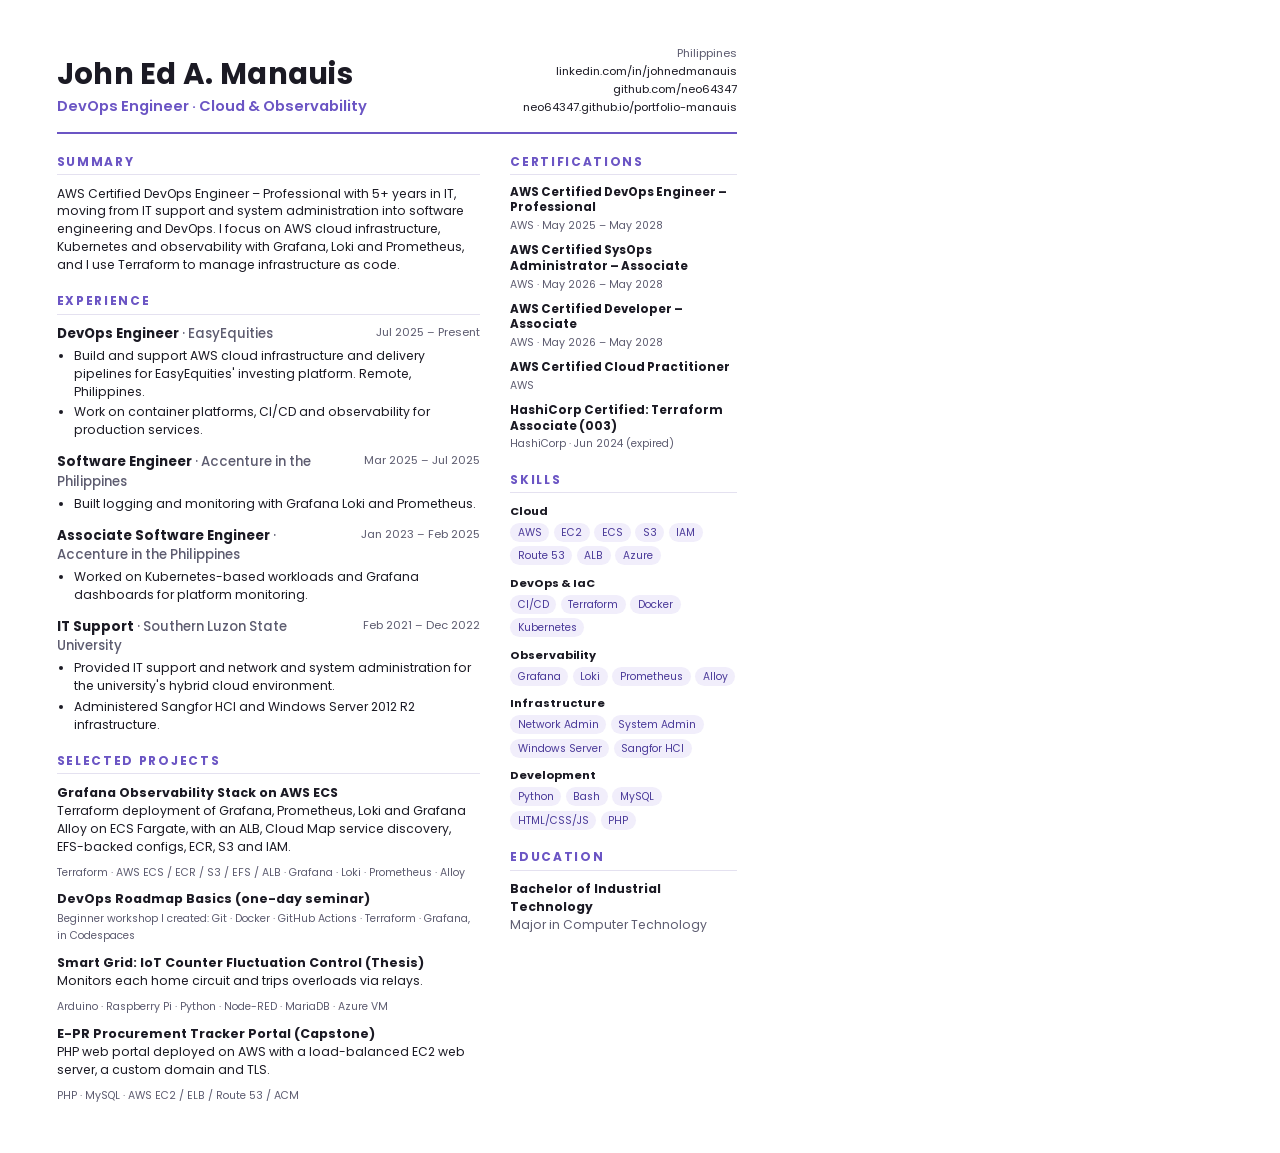
<file: cv/cv.html>
<!DOCTYPE html>
<html lang="en">
<head>
<meta charset="utf-8">
<title>John Ed A. Manauis CV</title>
<link rel="stylesheet" href="https://fonts.googleapis.com/css2?family=Poppins:wght@400;500;600;700&display=swap">
<style>
  @page { size: A4; margin: 0; }
  :root { --ink: #1b1a24; --muted: #5d5c70; --accent: #6b55c4; --line: #e4e1f0; }
  * { box-sizing: border-box; }
  body { margin: 0; font-family: "Poppins", Arial, sans-serif; color: var(--ink); font-size: 9.2pt; line-height: 1.45; background: #fff; }
  .page { width: 210mm; padding: 12mm 15mm 8mm; }
  header { display: flex; justify-content: space-between; align-items: flex-end; border-bottom: 2px solid var(--accent); padding-bottom: 4mm; margin-bottom: 5mm; }
  h1 { margin: 0; font-size: 22pt; letter-spacing: .01em; line-height: 1.1; }
  .role { margin: 1.5mm 0 0; font-size: 11pt; color: var(--accent); font-weight: 600; }
  .contact { text-align: right; font-size: 8.4pt; color: var(--muted); line-height: 1.6; }
  .contact a { color: var(--ink); text-decoration: none; }
  .grid { display: grid; grid-template-columns: 1fr 60mm; gap: 8mm; }
  h2 { font-size: 9pt; text-transform: uppercase; letter-spacing: .14em; color: var(--accent); margin: 0 0 2.5mm; padding-bottom: 1mm; border-bottom: 1px solid var(--line); }
  section { margin-bottom: 5mm; }
  p { margin: 0 0 2mm; }
  .job { margin-bottom: 3.5mm; }
  .job-head { display: flex; justify-content: space-between; gap: 4mm; }
  .job h3 { margin: 0; font-size: 10pt; }
  .org { color: var(--muted); font-weight: 500; }
  .when { color: var(--muted); font-size: 8.4pt; white-space: nowrap; }
  ul { margin: 1mm 0 0; padding-left: 4.5mm; }
  li { margin-bottom: .8mm; }
  .cert { margin-bottom: 2.4mm; }
  .cert strong { display: block; font-size: 8.8pt; line-height: 1.35; }
  .cert span { color: var(--muted); font-size: 8pt; }
  .tags { display: flex; flex-wrap: wrap; gap: 1.2mm; }
  .tags span { font-size: 7.8pt; padding: .5mm 2mm; border-radius: 3mm; background: #f1eefb; color: #4b3a99; }
  .skill-group { margin-bottom: 2.6mm; }
  .skill-group b { display: block; font-size: 8.4pt; margin-bottom: 1mm; }
  .proj h3 { margin: 0; font-size: 9.4pt; }
  .proj { margin-bottom: 2.6mm; }
  .proj .stack { color: var(--muted); font-size: 8pt; }
</style>
</head>
<body>
<div class="page">
  <header>
    <div>
      <h1>John Ed A. Manauis</h1>
      <p class="role">DevOps Engineer · Cloud &amp; Observability</p>
    </div>
    <div class="contact">
      Philippines<br>
      <a href="https://www.linkedin.com/in/johnedmanauis/">linkedin.com/in/johnedmanauis</a><br>
      <a href="https://github.com/neo64347">github.com/neo64347</a><br>
      <a href="https://neo64347.github.io/portfolio-manauis/">neo64347.github.io/portfolio-manauis</a>
    </div>
  </header>

  <div class="grid">
    <main>
      <section>
        <h2>Summary</h2>
        <p>AWS Certified DevOps Engineer – Professional with 5+ years in IT, moving from IT support and system administration into software engineering and DevOps. I focus on AWS cloud infrastructure, Kubernetes and observability with Grafana, Loki and Prometheus, and I use Terraform to manage infrastructure as code.</p>
      </section>

      <section>
        <h2>Experience</h2>
        <div class="job">
          <div class="job-head"><h3>DevOps Engineer <span class="org">· EasyEquities</span></h3><span class="when">Jul 2025 – Present</span></div>
          <ul>
            <li>Build and support AWS cloud infrastructure and delivery pipelines for EasyEquities' investing platform. Remote, Philippines.</li>
            <li>Work on container platforms, CI/CD and observability for production services.</li>
          </ul>
        </div>
        <div class="job">
          <div class="job-head"><h3>Software Engineer <span class="org">· Accenture in the Philippines</span></h3><span class="when">Mar 2025 – Jul 2025</span></div>
          <ul>
            <li>Built logging and monitoring with Grafana Loki and Prometheus.</li>
          </ul>
        </div>
        <div class="job">
          <div class="job-head"><h3>Associate Software Engineer <span class="org">· Accenture in the Philippines</span></h3><span class="when">Jan 2023 – Feb 2025</span></div>
          <ul>
            <li>Worked on Kubernetes-based workloads and Grafana dashboards for platform monitoring.</li>
          </ul>
        </div>
        <div class="job">
          <div class="job-head"><h3>IT Support <span class="org">· Southern Luzon State University</span></h3><span class="when">Feb 2021 – Dec 2022</span></div>
          <ul>
            <li>Provided IT support and network and system administration for the university's hybrid cloud environment.</li>
            <li>Administered Sangfor HCI and Windows Server 2012 R2 infrastructure.</li>
          </ul>
        </div>
      </section>

      <section>
        <h2>Selected Projects</h2>
        <div class="proj">
          <h3>Grafana Observability Stack on AWS ECS</h3>
          <p>Terraform deployment of Grafana, Prometheus, Loki and Grafana Alloy on ECS Fargate, with an ALB, Cloud Map service discovery, EFS-backed configs, ECR, S3 and IAM.</p>
          <span class="stack">Terraform · AWS ECS / ECR / S3 / EFS / ALB · Grafana · Loki · Prometheus · Alloy</span>
        </div>
        <div class="proj">
          <h3>DevOps Roadmap Basics (one-day seminar)</h3>
          <span class="stack">Beginner workshop I created: Git · Docker · GitHub Actions · Terraform · Grafana, in Codespaces</span>
        </div>
        <div class="proj">
          <h3>Smart Grid: IoT Counter Fluctuation Control (Thesis)</h3>
          <p>Monitors each home circuit and trips overloads via relays.</p>
          <span class="stack">Arduino · Raspberry Pi · Python · Node-RED · MariaDB · Azure VM</span>
        </div>
        <div class="proj">
          <h3>E-PR Procurement Tracker Portal (Capstone)</h3>
          <p>PHP web portal deployed on AWS with a load-balanced EC2 web server, a custom domain and TLS.</p>
          <span class="stack">PHP · MySQL · AWS EC2 / ELB / Route 53 / ACM</span>
        </div>
      </section>
    </main>

    <aside>
      <section>
        <h2>Certifications</h2>
        <div class="cert"><strong>AWS Certified DevOps Engineer – Professional</strong><span>AWS · May 2025 – May 2028</span></div>
        <div class="cert"><strong>AWS Certified SysOps Administrator – Associate</strong><span>AWS · May 2026 – May 2028</span></div>
        <div class="cert"><strong>AWS Certified Developer – Associate</strong><span>AWS · May 2026 – May 2028</span></div>
        <div class="cert"><strong>AWS Certified Cloud Practitioner</strong><span>AWS</span></div>
        <div class="cert"><strong>HashiCorp Certified: Terraform Associate (003)</strong><span>HashiCorp · Jun 2024 (expired)</span></div>
      </section>

      <section>
        <h2>Skills</h2>
        <div class="skill-group"><b>Cloud</b><div class="tags"><span>AWS</span><span>EC2</span><span>ECS</span><span>S3</span><span>IAM</span><span>Route 53</span><span>ALB</span><span>Azure</span></div></div>
        <div class="skill-group"><b>DevOps &amp; IaC</b><div class="tags"><span>CI/CD</span><span>Terraform</span><span>Docker</span><span>Kubernetes</span></div></div>
        <div class="skill-group"><b>Observability</b><div class="tags"><span>Grafana</span><span>Loki</span><span>Prometheus</span><span>Alloy</span></div></div>
        <div class="skill-group"><b>Infrastructure</b><div class="tags"><span>Network Admin</span><span>System Admin</span><span>Windows Server</span><span>Sangfor HCI</span></div></div>
        <div class="skill-group"><b>Development</b><div class="tags"><span>Python</span><span>Bash</span><span>MySQL</span><span>HTML/CSS/JS</span><span>PHP</span></div></div>
      </section>

      <section>
        <h2>Education</h2>
        <p><strong>Bachelor of Industrial Technology</strong><br><span style="color:var(--muted)">Major in Computer Technology</span></p>
      </section>
    </aside>
  </div>
</div>
</body>
</html>
</file>
